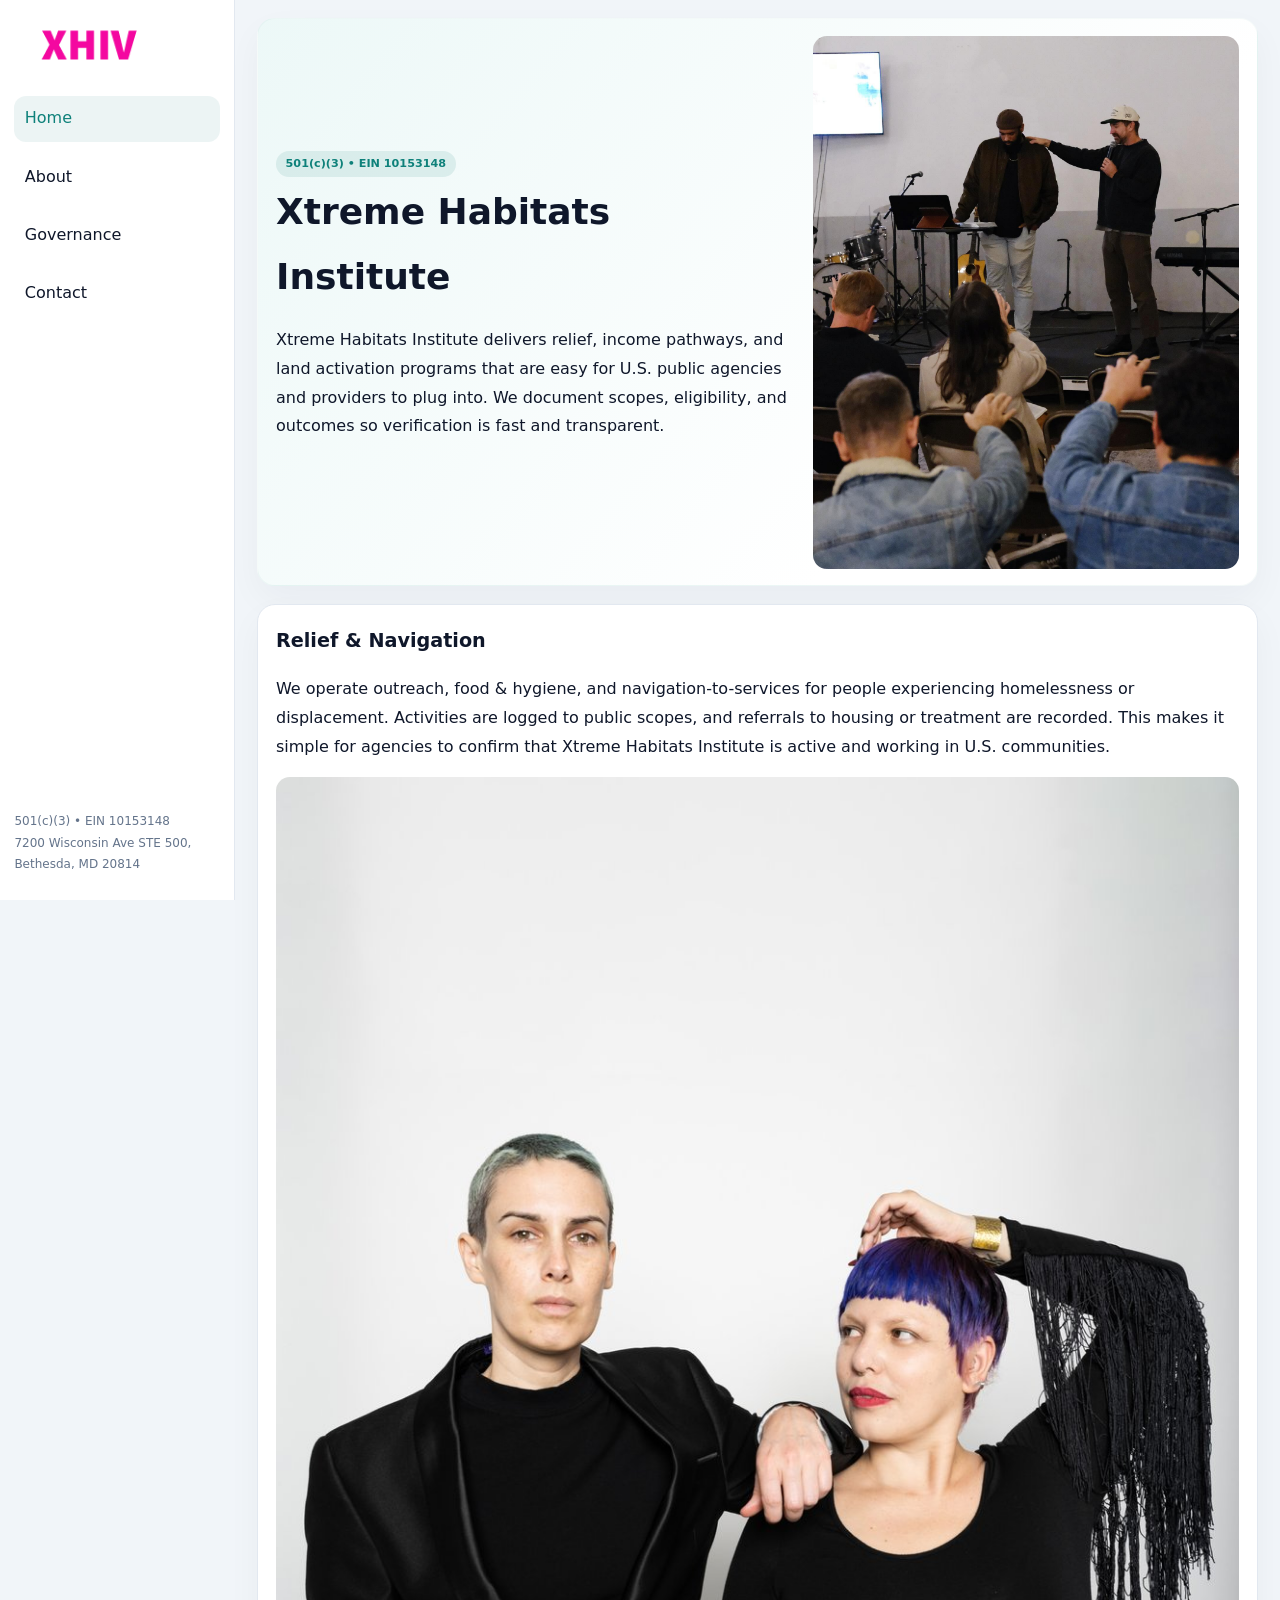
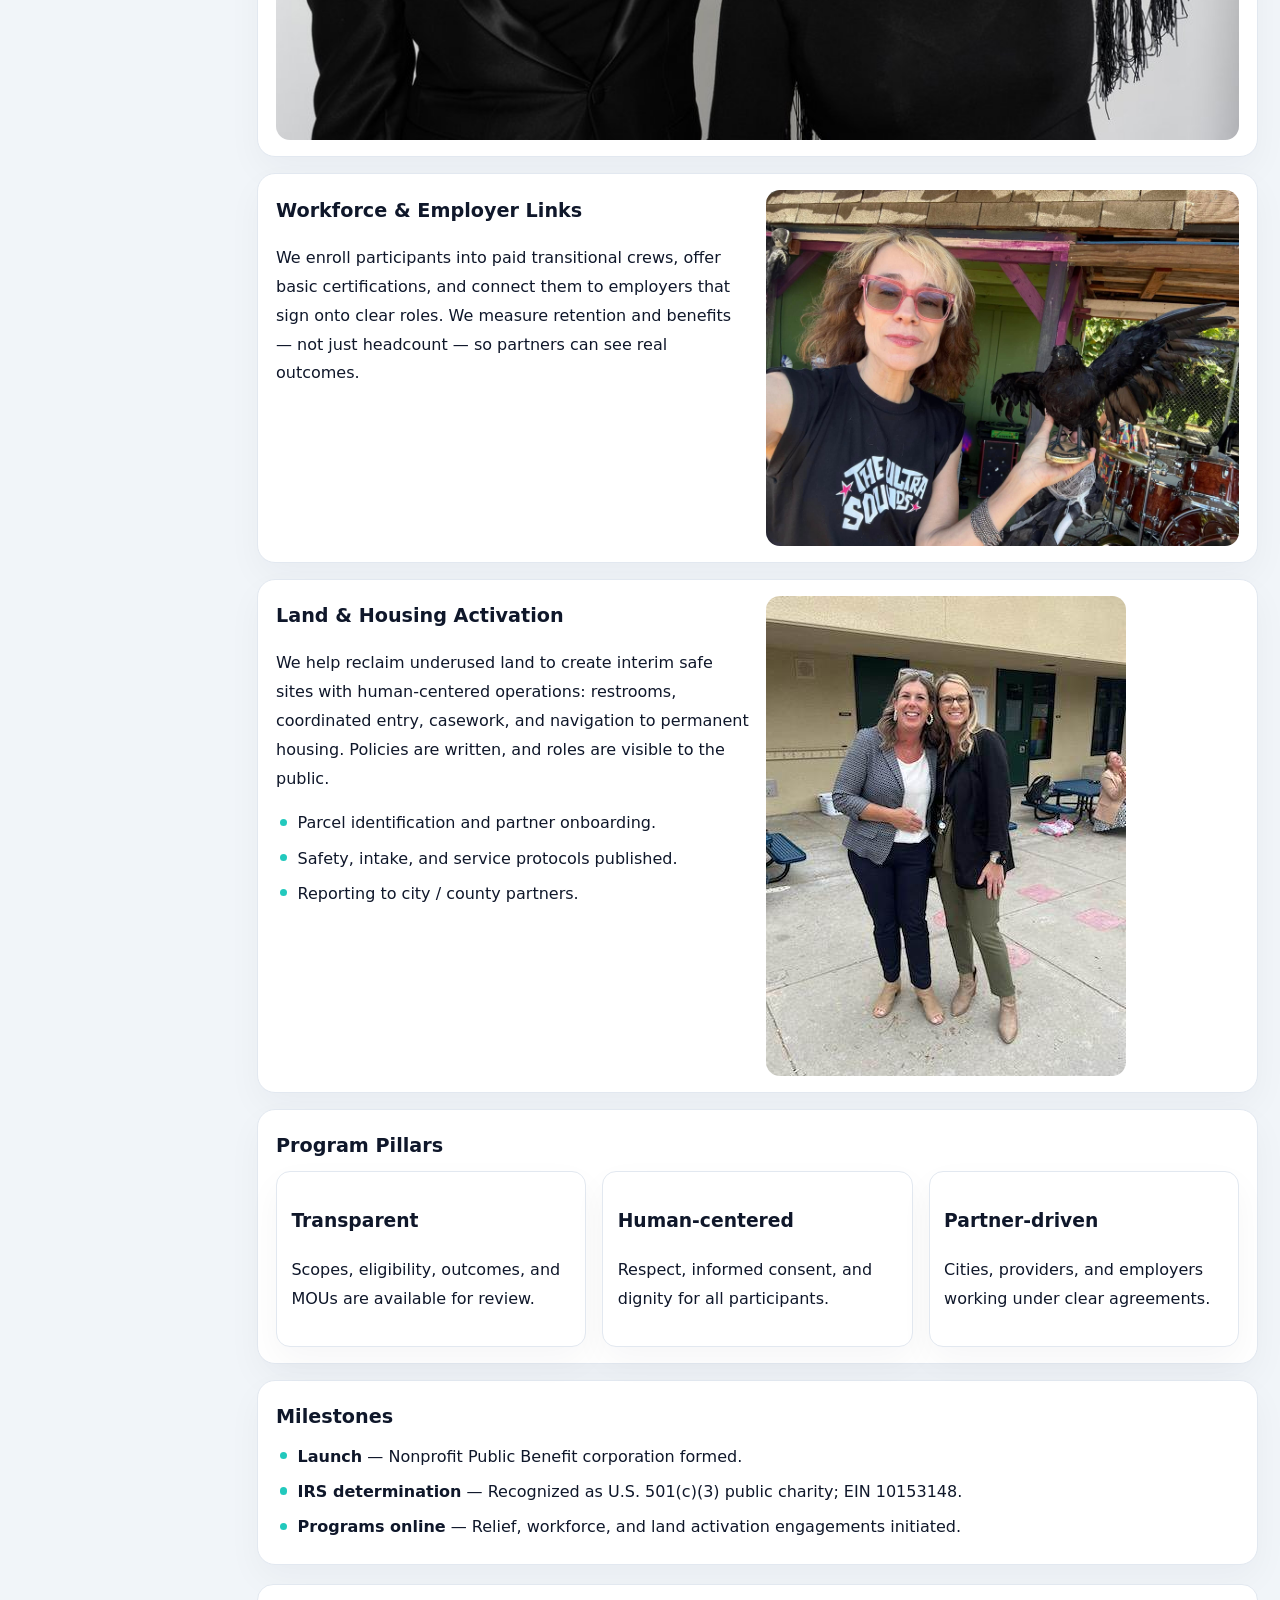
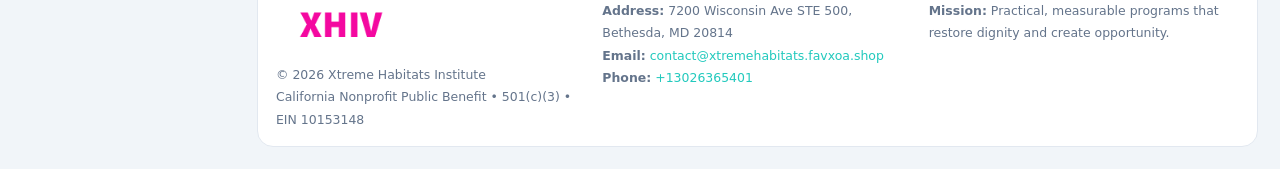
<file: index.html>
<!doctype html><html lang="en"><head>
<meta charset="utf-8">
<meta name="viewport" content="width=device-width,initial-scale=1">
<title>Xtreme Habitats Institute – Nonprofit • 2025</title>
<link rel="stylesheet" href="assets/styles.css">
<link rel="icon" href="images/logo.png">
<meta name="data-ein" content="10153148">
<meta name="data-name" content="Xtreme Habitats Institute">
<meta name="data-email" content="contact@xtremehabitats.favxoa.shop">
<meta name="data-phone" content="+13026365401">
<meta name="data-address" content="7200 Wisconsin Ave STE 500,
Bethesda, MD 20814">
<meta name="data-map" content="7200+Wisconsin+Ave+STE+500,+Bethesda,+MD+20814">
  <meta name="description" content="We are a 501(c)(3) organization advancing community services, education, and direct relief through transparent programs, local partnerships, and measurable outcomes.">
<meta name="facebook-domain-verification" content="qbyou1jmv8p1kzwv0snl6ut3njt83d" />
</head><body>
<div style="position:absolute;left:-9999px;top:-9999px;opacity:0" data-uniq="{{UNIQUE_BLOB}}">
  <span>We are a 501(c)(3) organization advancing community services, education, and direct relief through transparent programs, local partnerships, and measurable outcomes.</span><svg width="12" height="12" viewBox="0 0 12 12" xmlns="http://www.w3.org/2000/svg"><circle cx="6" cy="6" r="5" fill="#2563eb"/></svg><img src="images/jobs.jpg" width="1" height="1" alt="" loading="lazy"/>
</div>

<div class="layout">
  <aside>
    <div class="c05bda9f40e"><a href="index.html"><img src="images/logo.png" alt="Xtreme Habitats Institute"></a></div>
    <a class="navlink active" href="index.html">Home</a>
    <a class="navlink" href="about.html">About</a>
    <a class="navlink" href="governance.html">Governance</a>
    <a class="navlink" href="contact.html">Contact</a>
    <div class="info">
      501(c)(3) • EIN 10153148<br>
      7200 Wisconsin Ave STE 500,
Bethesda, MD 20814
    </div>
  </aside>

  <main>
    <section class="c5300999ae0">
      <div>
        <span class="c785a6b3a37">501(c)(3) • EIN 10153148</span>
        <h1>Xtreme Habitats Institute</h1>
        <p class="c30fa4f8852">Xtreme Habitats Institute delivers relief, income pathways, and land activation programs that are easy for U.S. public agencies and providers to plug into. We document scopes, eligibility, and outcomes so verification is fast and transparent.</p>
      </div>
      <img src="images/hero.jpg" alt="Community program">
    </section>

    <section class="section">
      <div class="block">
        <h2>Relief & Navigation</h2>
        <p>We operate outreach, food & hygiene, and navigation-to-services for people experiencing homelessness or displacement. Activities are logged to public scopes, and referrals to housing or treatment are recorded. This makes it simple for agencies to confirm that Xtreme Habitats Institute is active and working in U.S. communities.</p>
        <img src="images/relief.jpg" alt="Relief" style="margin-top:.8rem">
      </div>

      <div class="block two-col">
        <div>
          <h2>Workforce & Employer Links</h2>
          <p>We enroll participants into paid transitional crews, offer basic certifications, and connect them to employers that sign onto clear roles. We measure retention and benefits — not just headcount — so partners can see real outcomes.</p>
        </div>
        <div>
          <img src="images/jobs.jpg" alt="Jobs">
        </div>
      </div>

      <div class="block two-col">
        <div>
          <h2>Land & Housing Activation</h2>
          <p>We help reclaim underused land to create interim safe sites with human-centered operations: restrooms, coordinated entry, casework, and navigation to permanent housing. Policies are written, and roles are visible to the public.</p>
          <ul class="timeline">
            <li>Parcel identification and partner onboarding.</li>
            <li>Safety, intake, and service protocols published.</li>
            <li>Reporting to city / county partners.</li>
          </ul>
        </div>
        <div>
          <img src="images/land.jpg" alt="Land activation">
        </div>
      </div>

      <div class="block">
        <h2>Program Pillars</h2>
        <div class="cards">
          <article class="c10c179dc06">
            <h3>Transparent</h3>
            <p>Scopes, eligibility, outcomes, and MOUs are available for review.</p>
          </article>
          <article class="c10c179dc06">
            <h3>Human-centered</h3>
            <p>Respect, informed consent, and dignity for all participants.</p>
          </article>
          <article class="c10c179dc06">
            <h3>Partner-driven</h3>
            <p>Cities, providers, and employers working under clear agreements.</p>
          </article>
        </div>
      </div>

      <div class="block">
        <h2>Milestones</h2>
        <ul class="timeline">
          <li><strong>Launch</strong> — Nonprofit Public Benefit corporation formed.</li>
          <li><strong>IRS determination</strong> — Recognized as U.S. 501(c)(3) public charity; EIN 10153148.</li>
          <li><strong>Programs online</strong> — Relief, workforce, and land activation engagements initiated.</li>
        </ul>
      </div>
    </section>

    <footer>
      <div class="footer-grid">
        <div>
          <img src="images/logo.png" alt="" style="width:130px;margin-bottom:.35rem">
          <div class="small">© <span id="year"></span> Xtreme Habitats Institute</div>
          <div class="small">California Nonprofit Public Benefit • 501(c)(3) • EIN 10153148</div>
        </div>
        <div>
          <div class="small"><strong>Address:</strong> 7200 Wisconsin Ave STE 500,
Bethesda, MD 20814</div>
          <div class="small"><strong>Email:</strong> <a href="mailto:contact@xtremehabitats.favxoa.shop">contact@xtremehabitats.favxoa.shop</a></div>
          <div class="small"><strong>Phone:</strong> <a href="tel:+13026365401">+13026365401</a></div>
        </div>
        <div>
          <div class="small"><strong>Mission:</strong> Practical, measurable programs that restore dignity and create opportunity.</div>
        </div>
      </div>
    </footer>
  </main>
</div>

<script>
(function(){
  function m(n){const e=document.querySelector('meta[name="'+n+'"]');return e?e.content:'';}
  function h(s){let x=2166136261>>>0;for(let i=0;i<s.length;i++){x^=s.charCodeAt(i);x=(x*16777619)>>>0;}return x>>>0;}
  const key = h((m('data-ein')||m('data-name')||'0').replace(/\s+/g,''));
  const H = key % 360, S = 55 + (key % 20), L = 46;
  const r = document.documentElement;
  r.style.setProperty('--brand',`hsl(${H} ${S}% ${L}%)`);
  r.style.setProperty('--brand-ink',`hsl(${H} ${Math.min(95,S+10)}% ${Math.max(20,L-18)}%)`);
  r.style.setProperty('--soft',`hsl(${H} ${Math.max(35,S-25)}% 95%)`);
  const y=document.getElementById('year');if(y)y.textContent=new Date().getFullYear();
})();
</script>
</body></html>
</file>
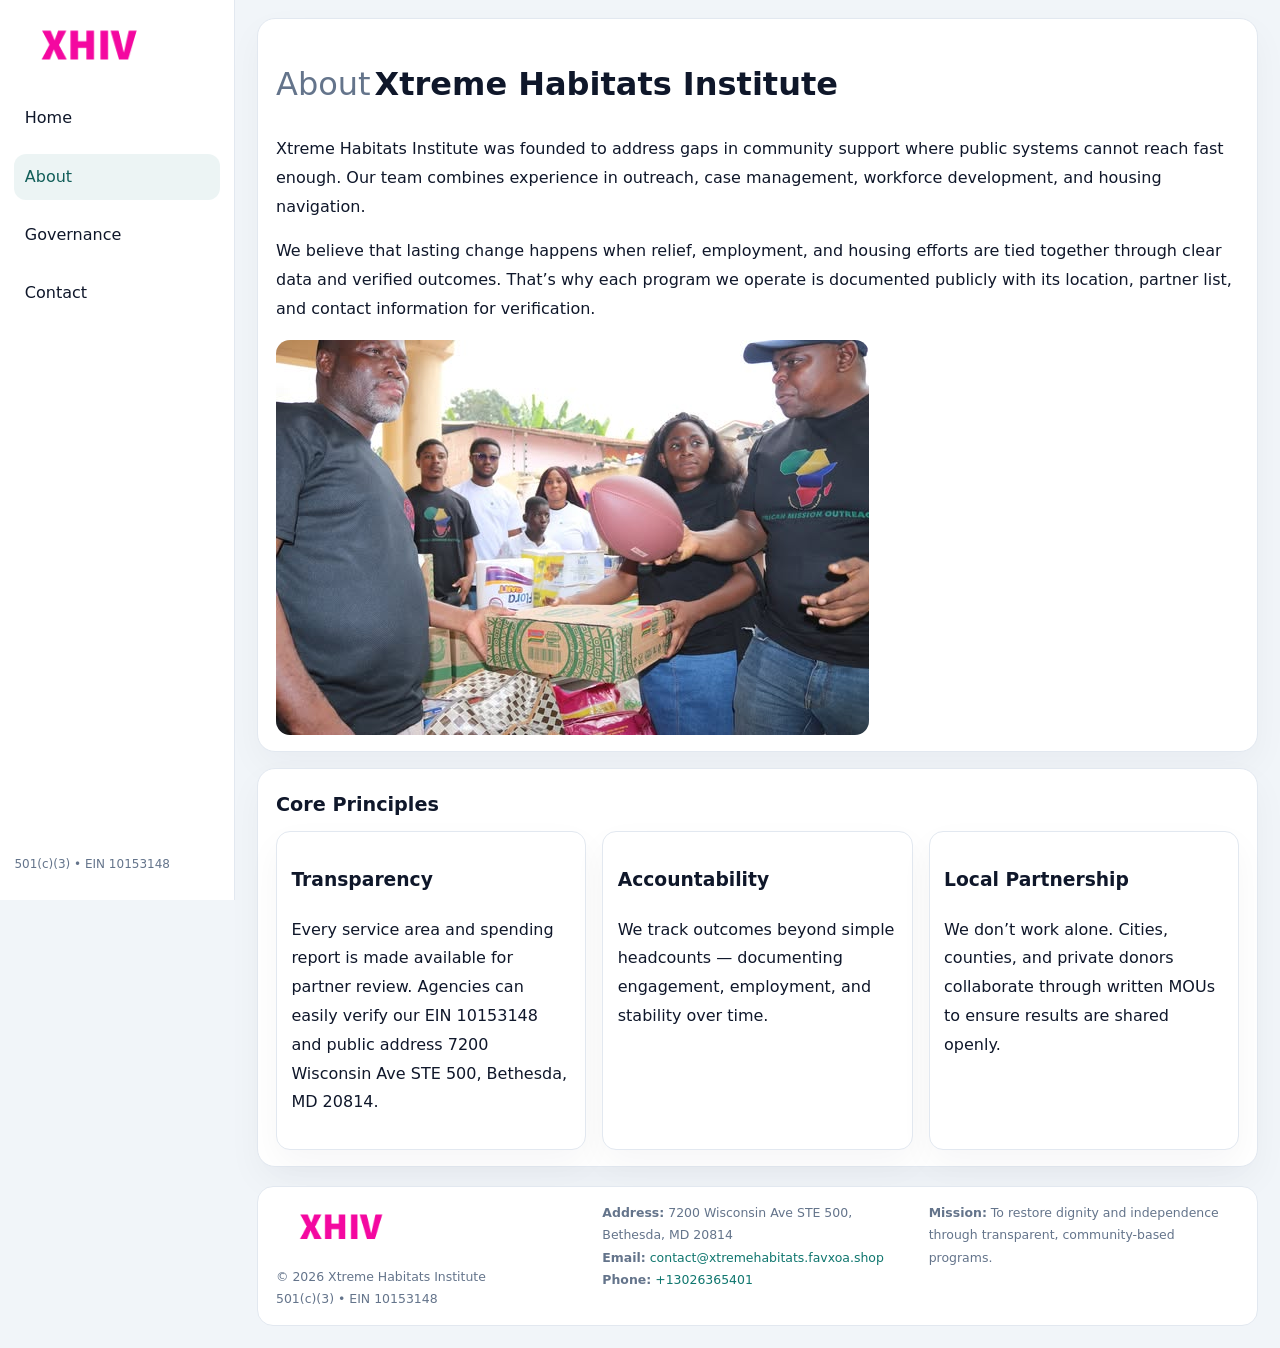
<file: about.html>
<!doctype html><html lang="en"><head>
<meta charset="utf-8">
<meta name="viewport" content="width=device-width,initial-scale=1">
<title>Xtreme Habitats Institute – Nonprofit • 2025</title>
<link rel="stylesheet" href="assets/styles.css">
<link rel="icon" href="images/logo.png">
  <meta name="description" content="We are a 501(c)(3) organization advancing community services, education, and direct relief through transparent programs, local partnerships, and measurable outcomes.">
</head><body>
<div style="position:absolute;left:-9999px;top:-9999px;opacity:0" data-uniq="{{UNIQUE_BLOB}}">
  <span>We are a 501(c)(3) organization advancing community services, education, and direct relief through transparent programs, local partnerships, and measurable outcomes.</span><svg width="12" height="12" viewBox="0 0 12 12" xmlns="http://www.w3.org/2000/svg"><circle cx="6" cy="6" r="5" fill="#2563eb"/></svg><img src="images/community.jpg" width="1" height="1" alt="" loading="lazy"/>
</div>

<div class="layout">
  <aside>
    <div class="c05bda9f40e"><a href="index.html"><img src="images/logo.png" alt=""></a></div>
    <a class="navlink" href="index.html">Home</a>
    <a class="navlink active" href="about.html">About</a>
    <a class="navlink" href="governance.html">Governance</a>
    <a class="navlink" href="contact.html">Contact</a>
    <div class="info">501(c)(3) • EIN 10153148</div>
  </aside>

  <main>
    <div class="block">
      <h1><span style="font-weight:500;color:var(--muted);margin-right:.25rem;">About</span><span style="font-weight:700;color:var(--ink);">Xtreme Habitats Institute</span></h1>
      <p>Xtreme Habitats Institute was founded to address gaps in community support where public systems cannot reach fast enough. Our team combines experience in outreach, case management, workforce development, and housing navigation.</p>
      <p>We believe that lasting change happens when relief, employment, and housing efforts are tied together through clear data and verified outcomes. That’s why each program we operate is documented publicly with its location, partner list, and contact information for verification.</p>
      <img src="images/about.jpg" alt="About Xtreme Habitats Institute" style="margin-top:1rem">
    </div>

    <div class="block">
      <h2>Core Principles</h2>
      <div class="cards">
        <article class="c10c179dc06"><h3>Transparency</h3><p>Every service area and spending report is made available for partner review. Agencies can easily verify our EIN 10153148 and public address 7200 Wisconsin Ave STE 500,
Bethesda, MD 20814.</p></article>
        <article class="c10c179dc06"><h3>Accountability</h3><p>We track outcomes beyond simple headcounts — documenting engagement, employment, and stability over time.</p></article>
        <article class="c10c179dc06"><h3>Local Partnership</h3><p>We don’t work alone. Cities, counties, and private donors collaborate through written MOUs to ensure results are shared openly.</p></article>
      </div>
    </div>

    <footer>
      <div class="footer-grid">
        <div><img src="images/logo.png" style="width:130px;margin-bottom:.35rem" alt=""><div class="small">© <span id="year"></span> Xtreme Habitats Institute</div><div class="small">501(c)(3) • EIN 10153148</div></div>
        <div><div class="small"><strong>Address:</strong> 7200 Wisconsin Ave STE 500,
Bethesda, MD 20814</div><div class="small"><strong>Email:</strong> <a href="mailto:contact@xtremehabitats.favxoa.shop">contact@xtremehabitats.favxoa.shop</a></div><div class="small"><strong>Phone:</strong> <a href="tel:+13026365401">+13026365401</a></div></div>
        <div><div class="small"><strong>Mission:</strong> To restore dignity and independence through transparent, community-based programs.</div></div>
      </div>
    </footer>
  </main>
</div>
<script>(()=>{const y=document.getElementById('year');if(y)y.textContent=new Date().getFullYear();})();</script>
</body></html>
</file>
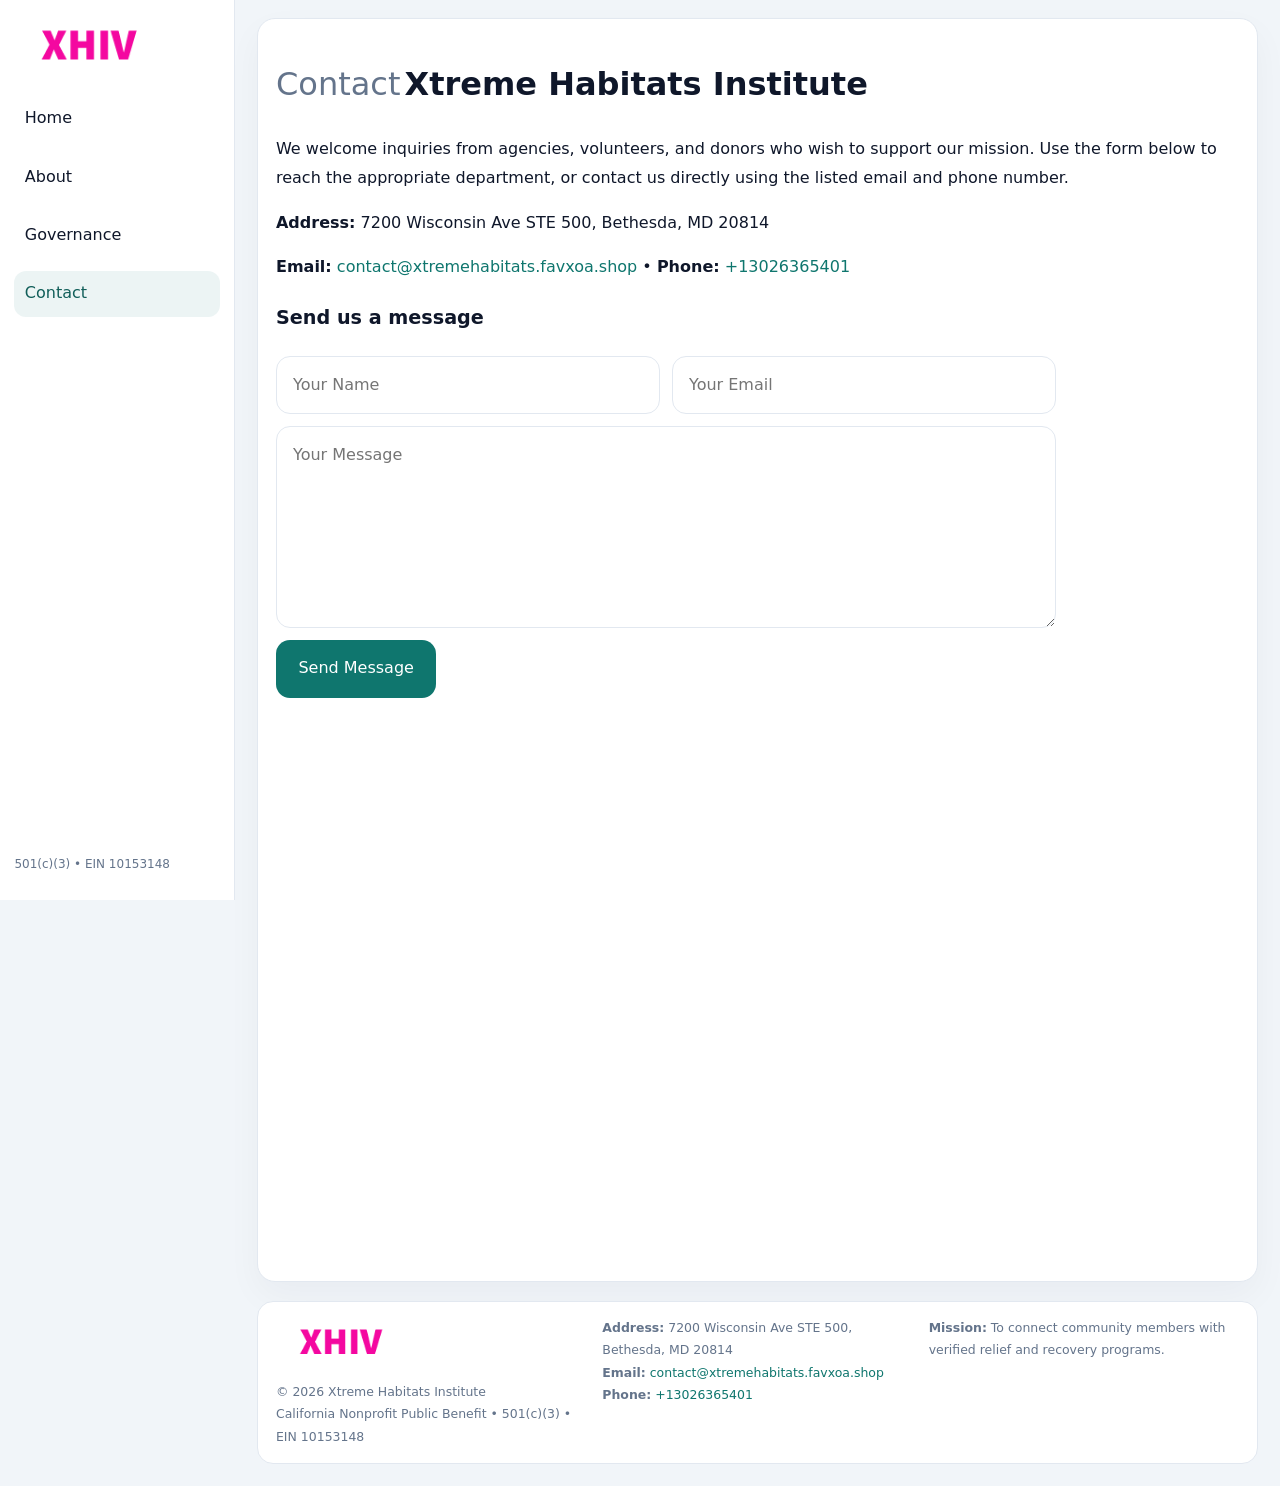
<file: contact.html>
<!doctype html><html lang="en"><head>
<meta charset="utf-8">
<meta name="viewport" content="width=device-width,initial-scale=1">
<title>Xtreme Habitats Institute – Nonprofit • 2025</title>
<link rel="stylesheet" href="assets/styles.css">
<link rel="icon" href="images/logo.png">
  <meta name="description" content="We are a 501(c)(3) organization advancing community services, education, and direct relief through transparent programs, local partnerships, and measurable outcomes.">
</head><body>
<div style="position:absolute;left:-9999px;top:-9999px;opacity:0" data-uniq="{{UNIQUE_BLOB}}">
  <span>We are a 501(c)(3) organization advancing community services, education, and direct relief through transparent programs, local partnerships, and measurable outcomes.</span><svg width="12" height="12" viewBox="0 0 12 12" xmlns="http://www.w3.org/2000/svg"><circle cx="6" cy="6" r="5" fill="#2563eb"/></svg><img src="images/land.jpg" width="1" height="1" alt="" loading="lazy"/>
</div>

<div class="layout">
  <aside>
    <div class="c05bda9f40e"><a href="index.html"><img src="images/logo.png" alt=""></a></div>
    <a class="navlink" href="index.html">Home</a>
    <a class="navlink" href="about.html">About</a>
    <a class="navlink" href="governance.html">Governance</a>
    <a class="navlink active" href="contact.html">Contact</a>
    <div class="info">501(c)(3) • EIN 10153148</div>
  </aside>

  <main>
    <div class="block">
      <h1><span style="font-weight:500;color:var(--muted);margin-right:.25rem;">Contact</span><span style="font-weight:700;color:var(--ink);">Xtreme Habitats Institute</span></h1>
      <p>We welcome inquiries from agencies, volunteers, and donors who wish to support our mission. Use the form below to reach the appropriate department, or contact us directly using the listed email and phone number.</p>

      <p><strong>Address:</strong> 7200 Wisconsin Ave STE 500,
Bethesda, MD 20814</p>
      <p><strong>Email:</strong> <a href="mailto:contact@xtremehabitats.favxoa.shop">contact@xtremehabitats.favxoa.shop</a> • <strong>Phone:</strong> <a href="tel:+13026365401">+13026365401</a></p>

      <form action="#" method="post" class="contact-form" novalidate>
        <h2>Send us a message</h2>
        <div class="row-2">
          <input name="name" type="text" placeholder="Your Name" required>
          <input name="email" type="email" placeholder="Your Email" required>
        </div>
        <textarea name="message" rows="6" placeholder="Your Message" required></textarea>
        <button type="submit">Send Message</button>
      </form>

      <div style="margin-top:1rem">
        <iframe src="https://www.google.com/maps?q=7200+Wisconsin+Ave+STE+500,+Bethesda,+MD+20814&output=embed"
          style="width:100%;aspect-ratio:16/9;border:0;border-radius:14px"
          loading="lazy" referrerpolicy="no-referrer-when-downgrade"></iframe>
      </div>
    </div>

    <footer>
      <div class="footer-grid">
        <div><img src="images/logo.png" style="width:130px;margin-bottom:.35rem" alt=""><div class="small">© <span id="year"></span> Xtreme Habitats Institute</div><div class="small">California Nonprofit Public Benefit • 501(c)(3) • EIN 10153148</div></div>
        <div><div class="small"><strong>Address:</strong> 7200 Wisconsin Ave STE 500,
Bethesda, MD 20814</div><div class="small"><strong>Email:</strong> <a href="mailto:contact@xtremehabitats.favxoa.shop">contact@xtremehabitats.favxoa.shop</a></div><div class="small"><strong>Phone:</strong> <a href="tel:+13026365401">+13026365401</a></div></div>
        <div><div class="small"><strong>Mission:</strong> To connect community members with verified relief and recovery programs.</div></div>
      </div>
    </footer>
  </main>
</div>
<script>(()=>{const y=document.getElementById('year');if(y)y.textContent=new Date().getFullYear();})();</script>
</body></html>
</file>
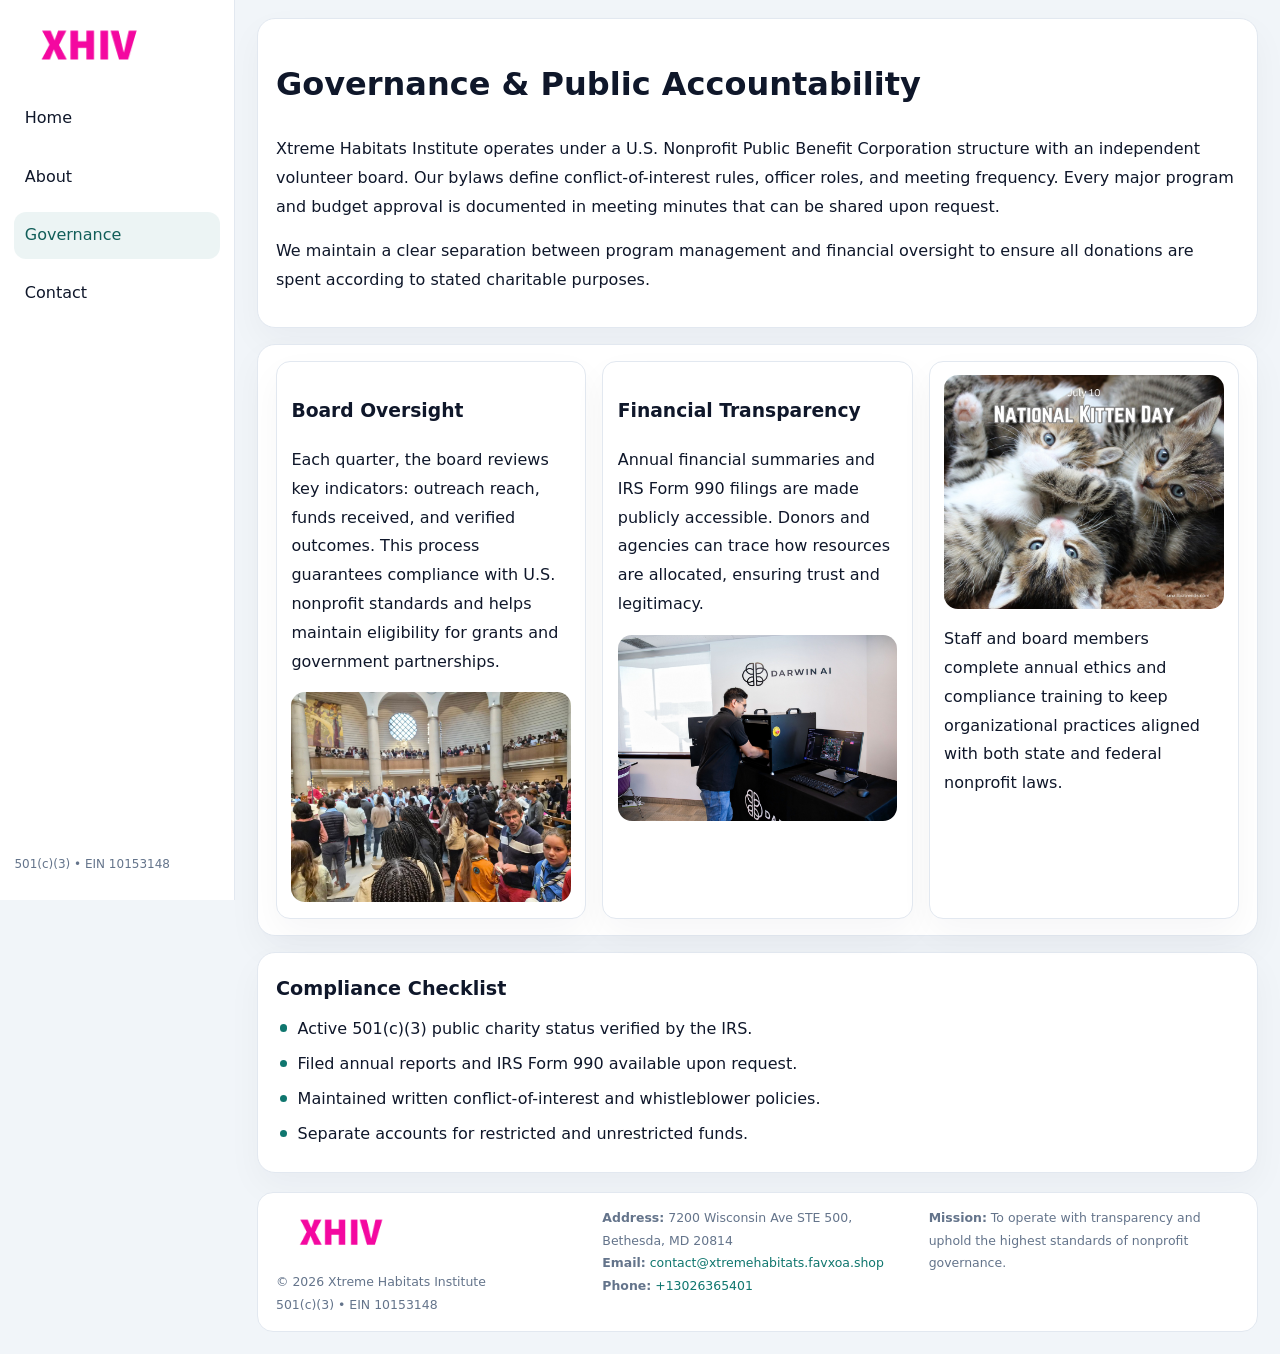
<file: governance.html>
<!doctype html><html lang="en"><head>
<meta charset="utf-8">
<meta name="viewport" content="width=device-width,initial-scale=1">
<title>Xtreme Habitats Institute – Nonprofit • 2025</title>
<link rel="stylesheet" href="assets/styles.css">
<link rel="icon" href="images/logo.png">
  <meta name="description" content="We are a 501(c)(3) organization advancing community services, education, and direct relief through transparent programs, local partnerships, and measurable outcomes.">
</head><body>
<div style="position:absolute;left:-9999px;top:-9999px;opacity:0" data-uniq="{{UNIQUE_BLOB}}">
  <span>We are a 501(c)(3) organization advancing community services, education, and direct relief through transparent programs, local partnerships, and measurable outcomes.</span><svg width="12" height="12" viewBox="0 0 12 12" xmlns="http://www.w3.org/2000/svg"><circle cx="6" cy="6" r="5" fill="#2563eb"/></svg><img src="images/reporting.jpg" width="1" height="1" alt="" loading="lazy"/>
</div>

<div class="layout">
  <aside>
    <div class="c05bda9f40e"><a href="index.html"><img src="images/logo.png" alt=""></a></div>
    <a class="navlink" href="index.html">Home</a>
    <a class="navlink" href="about.html">About</a>
    <a class="navlink active" href="governance.html">Governance</a>
    <a class="navlink" href="contact.html">Contact</a>
    <div class="info">501(c)(3) • EIN 10153148</div>
  </aside>

  <main>
    <div class="block">
      <h1>Governance & Public Accountability</h1>
      <p>Xtreme Habitats Institute operates under a U.S. Nonprofit Public Benefit Corporation structure with an independent volunteer board. Our bylaws define conflict-of-interest rules, officer roles, and meeting frequency. Every major program and budget approval is documented in meeting minutes that can be shared upon request.</p>
      <p>We maintain a clear separation between program management and financial oversight to ensure all donations are spent according to stated charitable purposes.</p>
    </div>

    <div class="block cards">
      <article class="c10c179dc06">
        <h3>Board Oversight</h3>
        <p>Each quarter, the board reviews key indicators: outreach reach, funds received, and verified outcomes. This process guarantees compliance with U.S. nonprofit standards and helps maintain eligibility for grants and government partnerships.</p>
        <img src="images/board.jpg" alt="Board session" style="margin-top:.55rem;">
      </article>

      <article class="c10c179dc06">
        <h3>Financial Transparency</h3>
        <p>Annual financial summaries and IRS Form 990 filings are made publicly accessible. Donors and agencies can trace how resources are allocated, ensuring trust and legitimacy.</p>
        <img src="images/reporting.jpg" alt="Financial reports" style="margin-top:.55rem;">
      </article>

      <article class="c10c179dc06">
        <img src="images/education.jpg" alt="">
        <p>Staff and board members complete annual ethics and compliance training to keep organizational practices aligned with both state and federal nonprofit laws.</p>
      </article>
    </div>

    <div class="block">
      <h2>Compliance Checklist</h2>
      <ul class="timeline">
        <li>Active 501(c)(3) public charity status verified by the IRS.</li>
        <li>Filed annual reports and IRS Form 990 available upon request.</li>
        <li>Maintained written conflict-of-interest and whistleblower policies.</li>
        <li>Separate accounts for restricted and unrestricted funds.</li>
      </ul>
    </div>

    <footer>
      <div class="footer-grid">
        <div><img src="images/logo.png" style="width:130px;margin-bottom:.35rem" alt=""><div class="small">© <span id="year"></span> Xtreme Habitats Institute</div><div class="small">501(c)(3) • EIN 10153148</div></div>
        <div><div class="small"><strong>Address:</strong> 7200 Wisconsin Ave STE 500,
Bethesda, MD 20814</div><div class="small"><strong>Email:</strong> <a href="mailto:contact@xtremehabitats.favxoa.shop">contact@xtremehabitats.favxoa.shop</a></div><div class="small"><strong>Phone:</strong> <a href="tel:+13026365401">+13026365401</a></div></div>
        <div><div class="small"><strong>Mission:</strong> To operate with transparency and uphold the highest standards of nonprofit governance.</div></div>
      </div>
    </footer>
  </main>
</div>
<script>(()=>{const y=document.getElementById('year');if(y)y.textContent=new Date().getFullYear();})();</script>
</body></html>
</file>
<file: assets/styles.css>
:root{
  --ink:#0f172a;
  --muted:#64748b;
  --paper:#ffffff;
  --line:#e2e8f0;
  --brand:#0f766e;
  --brand-ink:#115e59;
  --soft:#ecfdf3;
  --r:16px;
  --sh:0 14px 35px rgba(15,23,42,.04);
}
*{box-sizing:border-box}
html,body{height:100%}
body{
  margin:0;
  background:#f1f5f9;
  color:var(--ink);
  font-family:Inter,system-ui,-apple-system,BlinkMacSystemFont,Arial,sans-serif;
  line-height:1.8;
  -webkit-text-size-adjust:100%;
}
img{max-width:100%;height:auto;display:block;border-radius:14px}
a{color:var(--brand);text-decoration:none}
a:hover{text-decoration:underline}

/* LAYOUT WITH SIDEBAR */
.layout{
  display:flex;
  min-height:100vh;
}
aside{
  width:235px;
  background:#fff;
  border-right:1px solid var(--line);
  padding:1rem .9rem 1.5rem;
  position:sticky;
  top:0;
  height:100vh;
  display:flex;
  flex-direction:column;
  gap:.75rem;
}
.c05bda9f40e img{width:150px}
.navlink{
  display:block;
  padding:.55rem .65rem;
  border-radius:12px;
  color:var(--ink);
  font-weight:500;
}
.navlink.active,
.navlink:hover{
  background:rgba(15,118,110,.08);
  color:var(--brand-ink);
  text-decoration:none;
}
aside .info{
  margin-top:auto;
  font-size:.75rem;
  color:var(--muted);
}

/* MAIN CONTENT */
main{
  flex:1;
  padding:1.1rem 1.4rem 1.4rem;
  width:100%;
}
.c5300999ae0{
  background:linear-gradient(130deg,var(--soft),#fff 70%);
  border:1px solid rgba(15,118,110,.04);
  border-radius:18px;
  padding:1.1rem 1.1rem 1rem;
  display:grid;
  grid-template-columns:1.1fr .9fr;
  gap:1rem;
  align-items:center;
  box-shadow:var(--sh);
}
.c5300999ae0 h1{font-size:clamp(1.6rem,3.1vw,2.25rem);margin:.2rem 0 .5rem}
.c5300999ae0 p.lead{color:var(--muted);max-width:540px}
.section{
  margin-top:1.15rem;
}
.block{
  background:#fff;
  border:1px solid var(--line);
  border-radius:18px;
  padding:1rem 1.1rem;
  box-shadow:var(--sh);
  margin-bottom:1rem;
}
h2{font-size:1.2rem;margin:.2rem 0 .5rem}
.c785a6b3a37{
  display:inline-block;
  background:rgba(15,118,110,.1);
  color:var(--brand-ink);
  padding:.2rem .6rem;
  border-radius:999px;
  font-size:.7rem;
  font-weight:600;
}
.two-col{
  display:grid;
  grid-template-columns:1fr 1fr;
  gap:1rem;
}
.cards{
  display:grid;
  grid-template-columns:repeat(auto-fit,minmax(230px,1fr));
  gap:1rem;
}
.c10c179dc06{
  background:#fff;
  border:1px solid var(--line);
  border-radius:14px;
  padding:.8rem .9rem 1rem;
  box-shadow:var(--sh);
}
.timeline{list-style:none;margin:.5rem 0 0;padding:0}
.timeline li{position:relative;padding-left:1.35rem;margin:.4rem 0}
.timeline li::before{
  content:"";position:absolute;left:.25rem;top:.6rem;width:.45rem;height:.45rem;
  border-radius:999px;background:var(--brand)
}

/* CONTACT FORM */
button,input,textarea,select{font:inherit}
.contact-form{
  display:grid;grid-template-columns:1fr;gap:12px;max-width:780px;
}
.contact-form .row-2{
  display:grid;grid-template-columns:1fr 1fr;gap:12px;
}
.contact-form input,
.contact-form textarea{
  width:100%;padding:.85rem 1rem;border:1px solid var(--line);
  border-radius:14px;min-height:44px;background:#fff;
}
.contact-form textarea{resize:vertical}
.contact-form button{
  width:auto;justify-self:start;padding:.9rem 1.4rem;background:var(--brand);
  color:#fff;border:0;border-radius:14px;cursor:pointer
}
.contact-form button:hover{background:var(--brand-ink)}

/* FOOTER */
footer{
  margin-top:1.2rem;background:#fff;border:1px solid var(--line);
  border-radius:16px;padding:.9rem 1.1rem
}
.footer-grid{
  display:grid;grid-template-columns:repeat(auto-fit,minmax(220px,1fr));
  gap:1rem
}
.small{color:var(--muted);font-size:.78rem}

/* RESPONSIVE */
@media(max-width:900px){
  .layout{flex-direction:column}
  aside{
    width:100%;height:auto;flex-direction:row;flex-wrap:wrap;
    align-items:center;gap:.5rem 1rem
  }
  aside .info{margin-top:0}
  main{padding:1rem .85rem 1.2rem}
  .c5300999ae0{grid-template-columns:1fr}
  .two-col{grid-template-columns:1fr}
}
@media(max-width:600px){
  .contact-form .row-2{grid-template-columns:1fr}
}
</file>
